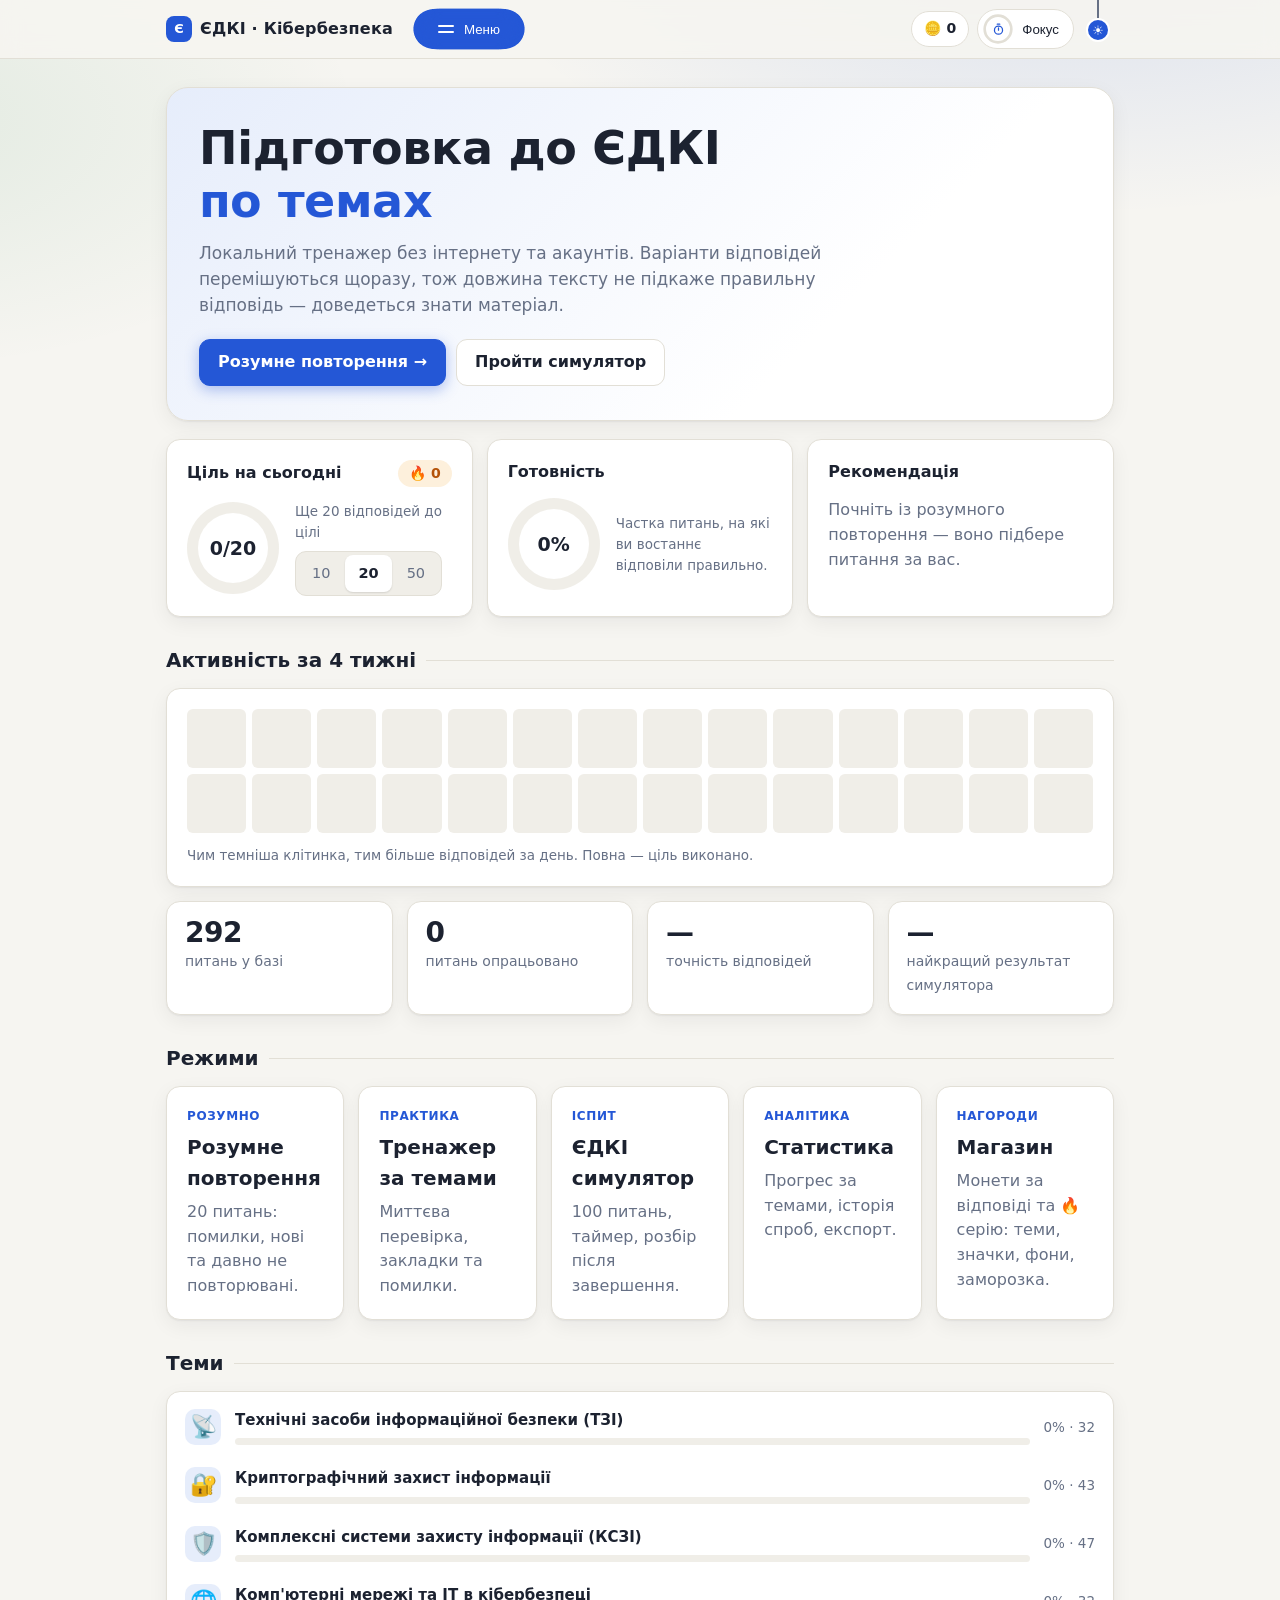
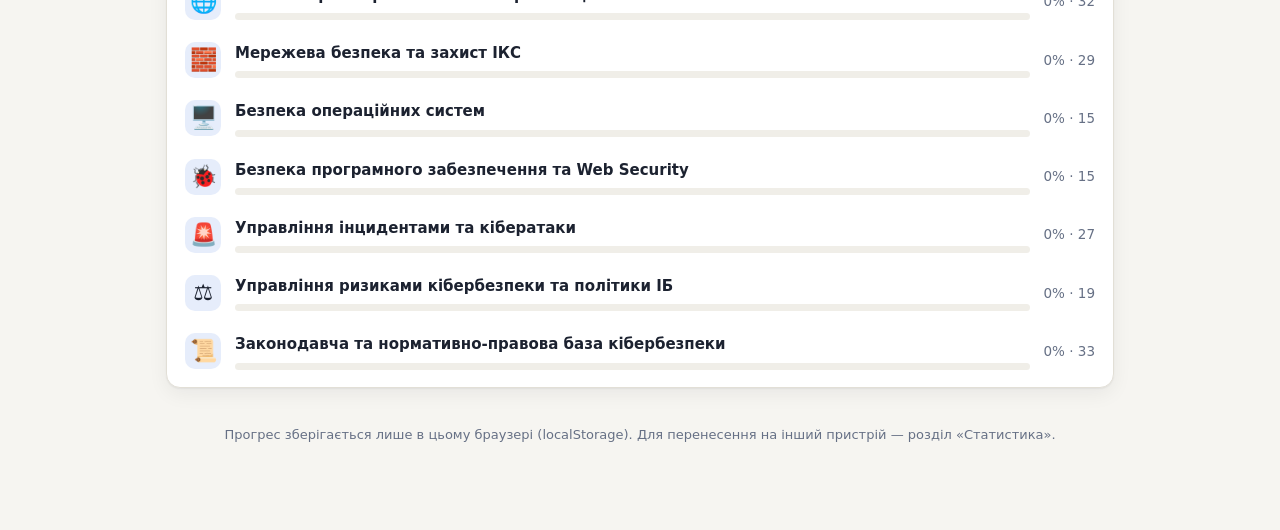
<file: index.html>
<!doctype html>
<html lang="uk">
<head>
<meta charset="utf-8">
<meta name="viewport" content="width=device-width,initial-scale=1">
<title>Головна — ЄДКІ Кібербезпека</title>
<link rel="stylesheet" href="css/style.css">
</head>
<body data-page="home">
<main><div class="wrap" id="app"></div></main>
<script src="js/questions.js"></script>
<script src="js/app.js"></script>
<script src="js/home.js"></script>
</body>
</html>
</file>
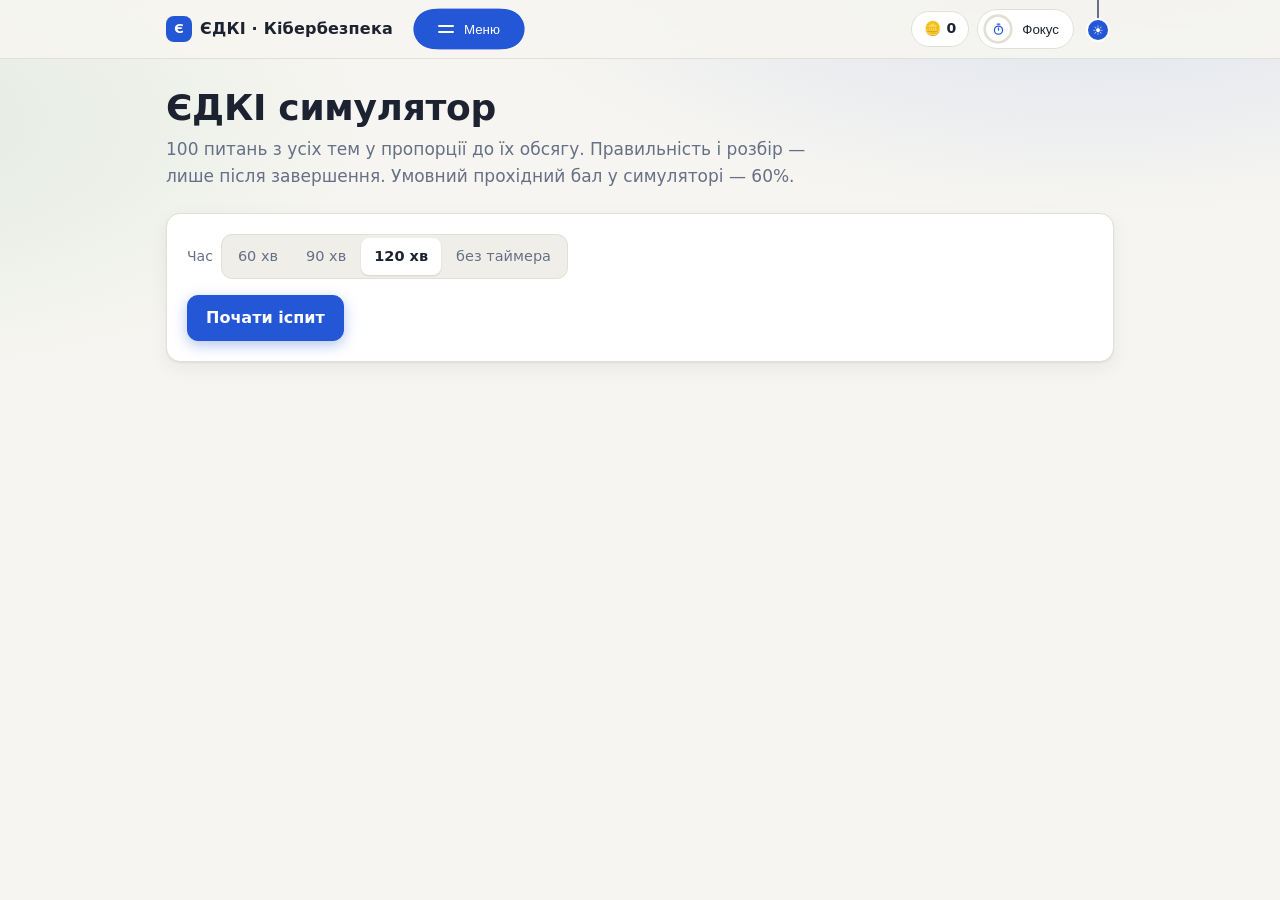
<file: exam.html>
<!doctype html>
<html lang="uk">
<head>
<meta charset="utf-8">
<meta name="viewport" content="width=device-width,initial-scale=1">
<title>ЄДКІ симулятор — ЄДКІ Кібербезпека</title>
<link rel="stylesheet" href="css/style.css">
</head>
<body data-page="exam">
<main><div class="wrap" id="app"></div></main>
<script src="js/questions.js"></script>
<script src="js/app.js"></script>
<script src="js/exam.js"></script>
</body>
</html>
</file>
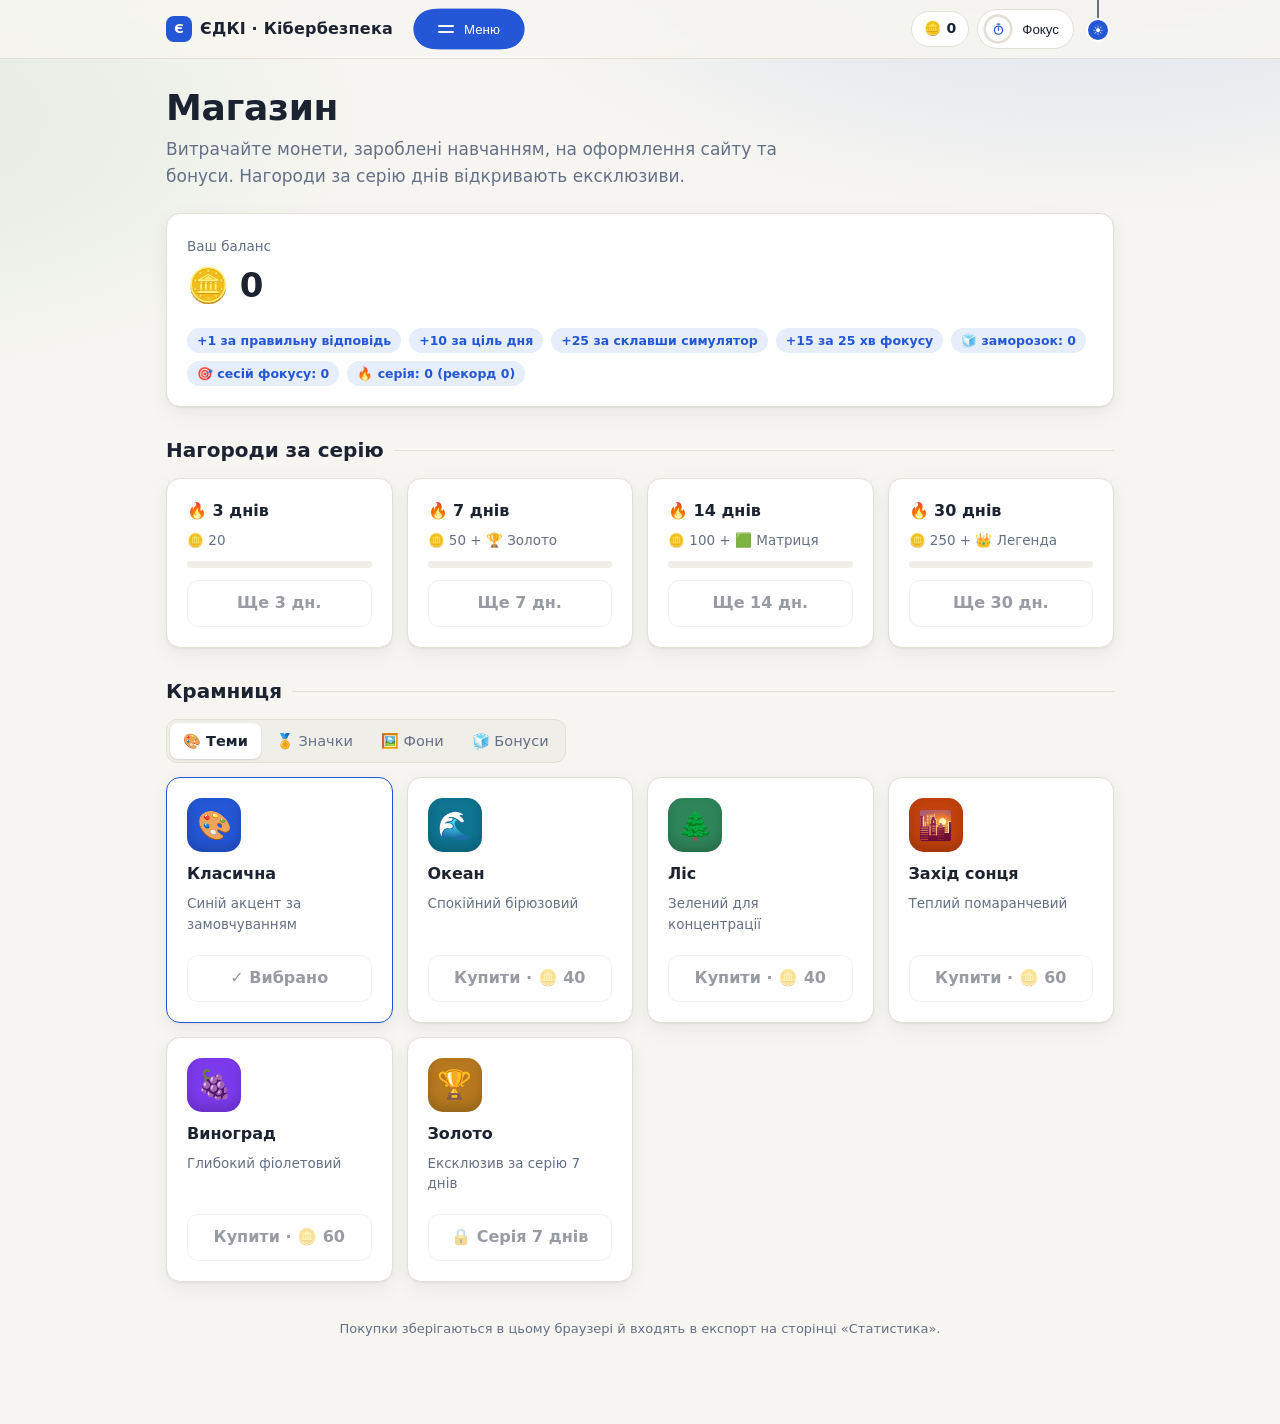
<file: shop.html>
<!doctype html>
<html lang="uk">
<head>
<meta charset="utf-8">
<meta name="viewport" content="width=device-width,initial-scale=1">
<title>Магазин — ЄДКІ Кібербезпека</title>
<link rel="stylesheet" href="css/style.css">
</head>
<body data-page="shop">
<main><div class="wrap" id="app"></div></main>
<script src="js/questions.js"></script>
<script src="js/app.js"></script>
<script src="js/shop.js"></script>
</body>
</html>
</file>
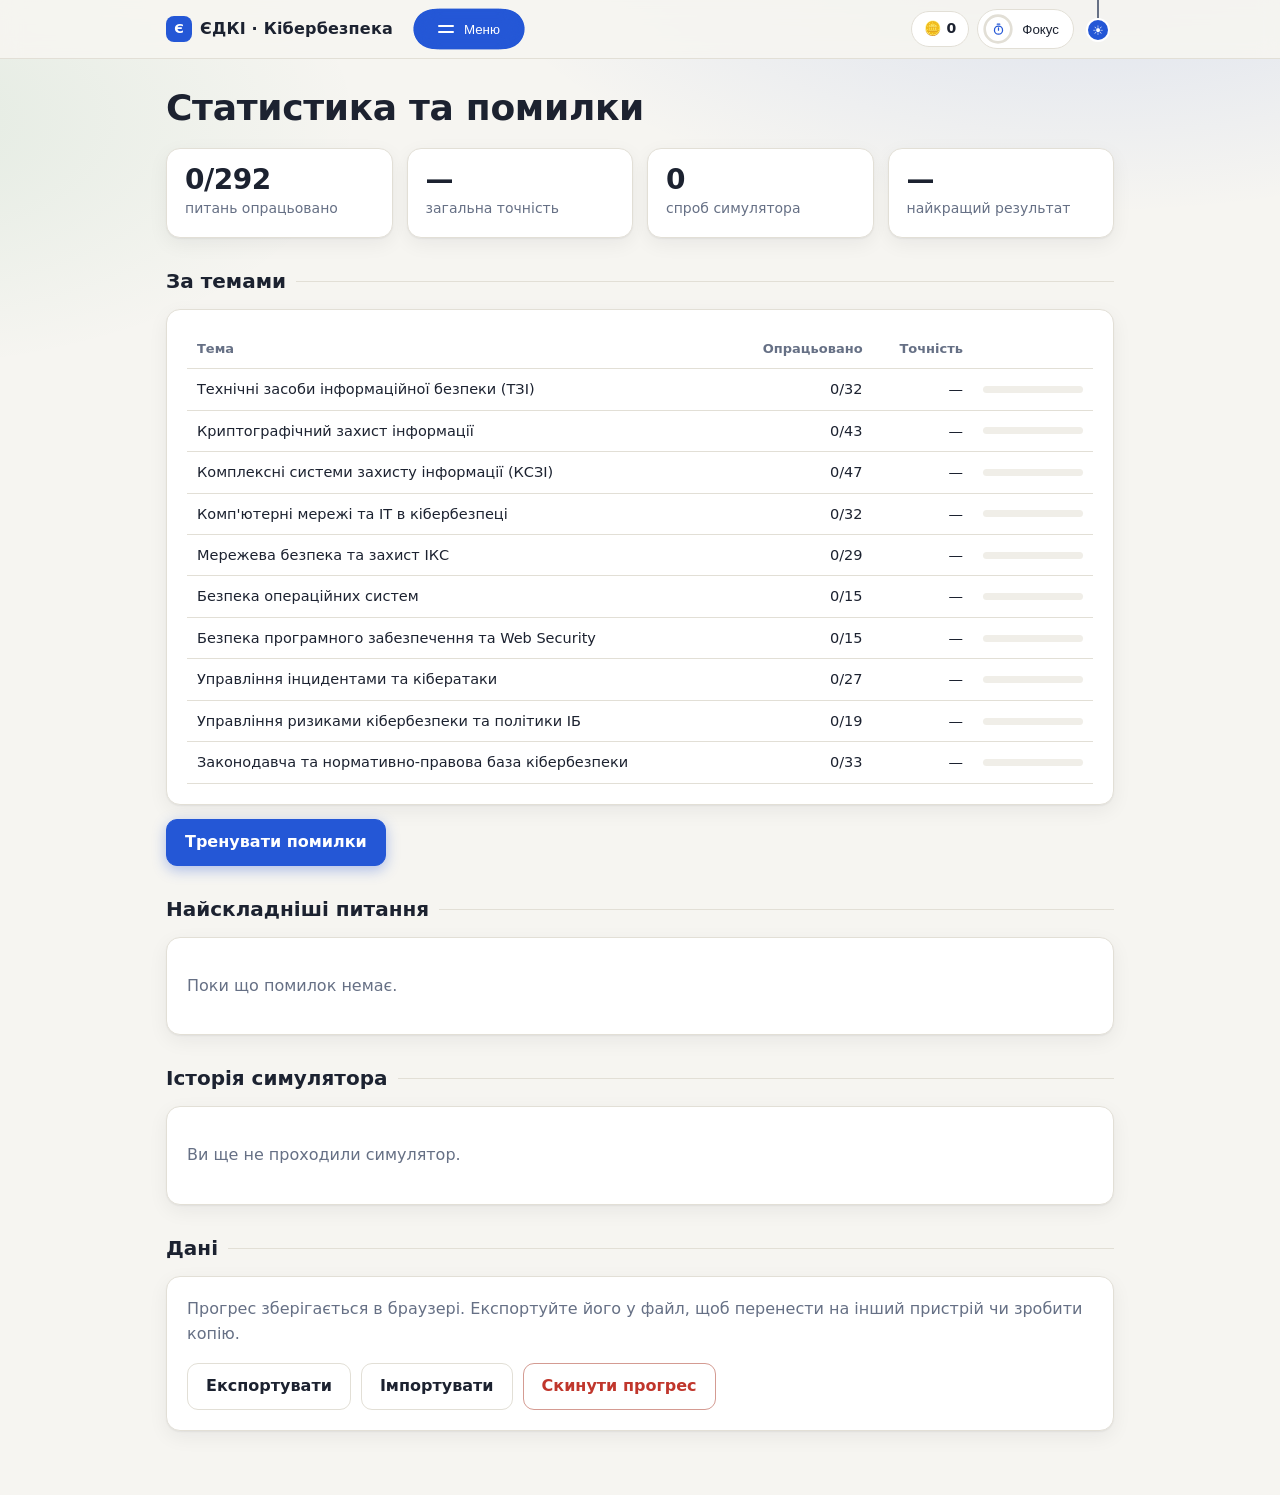
<file: stats.html>
<!doctype html>
<html lang="uk">
<head>
<meta charset="utf-8">
<meta name="viewport" content="width=device-width,initial-scale=1">
<title>Статистика та помилки — ЄДКІ Кібербезпека</title>
<link rel="stylesheet" href="css/style.css">
</head>
<body data-page="stats">
<main><div class="wrap" id="app"></div></main>
<script src="js/questions.js"></script>
<script src="js/app.js"></script>
<script src="js/stats.js"></script>
</body>
</html>
</file>
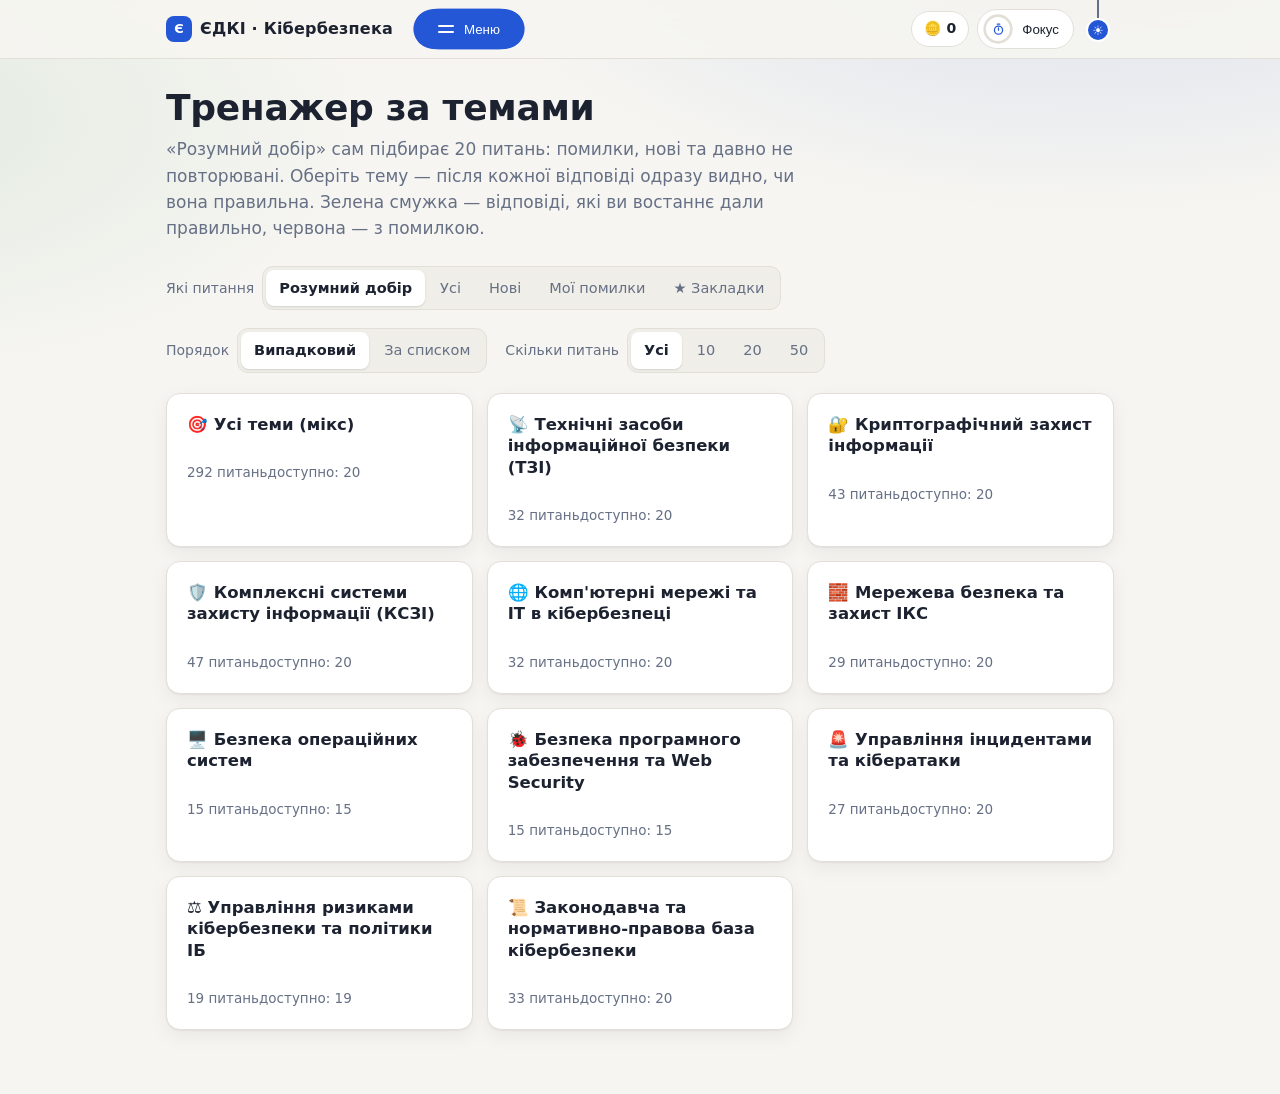
<file: topics.html>
<!doctype html>
<html lang="uk">
<head>
<meta charset="utf-8">
<meta name="viewport" content="width=device-width,initial-scale=1">
<title>Тренажер за темами — ЄДКІ Кібербезпека</title>
<link rel="stylesheet" href="css/style.css">
</head>
<body data-page="topics">
<main><div class="wrap" id="app"></div></main>
<script src="js/questions.js"></script>
<script src="js/app.js"></script>
<script src="js/topics.js"></script>
</body>
</html>
</file>
<file: css/style.css>
:root{
  --bg:#f6f5f1; --surface:#ffffff; --surface-2:#f0eee8; --ink:#1c2230; --muted:#667085;
  --line:#e2dfd6; --accent:#2457d6; --accent-ink:#ffffff; --accent-soft:#e6edfb;
  --ok:#17803d; --ok-soft:#e3f4e8; --bad:#c0362c; --bad-soft:#fbe7e5; --warn:#b45309; --warn-soft:#fdf0dc;
  --shadow:0 1px 2px rgba(20,25,40,.06),0 6px 20px rgba(20,25,40,.06);
  --radius:14px;
}
@media (prefers-color-scheme:dark){
  :root:not([data-theme="light"]){
    --bg:#0f131c; --surface:#171c28; --surface-2:#1d2332; --ink:#e8ebf3; --muted:#98a2b8;
    --line:#2a3142; --accent:#6c93ff; --accent-ink:#0b1020; --accent-soft:#1b2745;
    --ok:#4cc57c; --ok-soft:#14301f; --bad:#ff7d72; --bad-soft:#3a1b19; --warn:#f0a95a; --warn-soft:#352612;
    --shadow:0 1px 2px rgba(0,0,0,.4),0 6px 20px rgba(0,0,0,.35);
  }
}
:root[data-theme="dark"]{
  --bg:#0f131c; --surface:#171c28; --surface-2:#1d2332; --ink:#e8ebf3; --muted:#98a2b8;
  --line:#2a3142; --accent:#6c93ff; --accent-ink:#0b1020; --accent-soft:#1b2745;
  --ok:#4cc57c; --ok-soft:#14301f; --bad:#ff7d72; --bad-soft:#3a1b19; --warn:#f0a95a; --warn-soft:#352612;
  --shadow:0 1px 2px rgba(0,0,0,.4),0 6px 20px rgba(0,0,0,.35);
}
*{box-sizing:border-box}
html{-webkit-text-size-adjust:100%}
body{margin:0;background:var(--bg);color:var(--ink);
  font:16px/1.55 system-ui,-apple-system,"Segoe UI",Roboto,"Helvetica Neue",Arial,sans-serif}
a{color:var(--accent)}
.wrap{max-width:980px;margin:0 auto;padding:0 16px}

/* header */
.site-header{position:sticky;top:0;z-index:20;background:color-mix(in srgb,var(--bg) 88%,transparent);
  backdrop-filter:blur(10px);border-bottom:1px solid var(--line)}
.site-header .wrap{display:flex;align-items:center;gap:8px;min-height:58px;flex-wrap:nowrap}
.brand{font-weight:700;letter-spacing:.2px;color:var(--ink);text-decoration:none;margin-right:12px;display:flex;align-items:center;gap:8px}
.brand i{display:inline-grid;place-items:center;width:26px;height:26px;border-radius:8px;background:var(--accent);color:var(--accent-ink);font-style:normal;font-size:13px}
.nav{display:flex;gap:4px;flex-wrap:wrap;flex:1}
.nav a{color:var(--muted);text-decoration:none;padding:7px 12px;border-radius:9px;font-size:15px}
.nav a:hover{background:var(--surface-2);color:var(--ink)}
.nav a[aria-current="page"]{background:var(--accent-soft);color:var(--accent);font-weight:600}
.icon-btn{border:1px solid var(--line);background:var(--surface);color:var(--ink);border-radius:9px;padding:6px 10px;cursor:pointer;font-size:14px}
.icon-btn:hover{background:var(--surface-2)}

main{padding:28px 0 64px}
h1{font-size:clamp(26px,4vw,36px);line-height:1.15;margin:0 0 8px;letter-spacing:-.3px}
h2{font-size:20px;margin:28px 0 12px}
.lead{color:var(--muted);font-size:17px;margin:0 0 24px;max-width:62ch}
.muted{color:var(--muted)}
.small{font-size:13.5px}

/* cards */
.card{background:var(--surface);border:1px solid var(--line);border-radius:var(--radius);box-shadow:var(--shadow);padding:20px}
.grid{display:grid;gap:14px}
.grid.cols-2{grid-template-columns:repeat(auto-fit,minmax(280px,1fr))}
.grid.cols-3{grid-template-columns:repeat(auto-fit,minmax(220px,1fr))}
.grid.cols-4{grid-template-columns:repeat(auto-fit,minmax(150px,1fr))}
.stat{padding:16px 18px}
.stat b{display:block;font-size:28px;line-height:1.1;letter-spacing:-.5px;font-variant-numeric:tabular-nums}
.stat span{color:var(--muted);font-size:14px}

.mode-card{display:flex;flex-direction:column;gap:6px;text-decoration:none;color:inherit;transition:transform .12s,border-color .12s}
.mode-card:hover{transform:translateY(-2px);border-color:var(--accent)}
.mode-card .tag{font-size:12px;font-weight:700;letter-spacing:.6px;text-transform:uppercase;color:var(--accent)}
.mode-card h3{margin:0;font-size:20px}
.mode-card p{margin:0;color:var(--muted)}

/* buttons */
.btn{appearance:none;border:1px solid var(--line);background:var(--surface);color:var(--ink);padding:10px 18px;border-radius:11px;
  font:inherit;font-weight:600;cursor:pointer;transition:background .12s,border-color .12s}
.btn:hover{background:var(--surface-2)}
.btn.primary{background:var(--accent);border-color:var(--accent);color:var(--accent-ink)}
.btn.primary:hover{filter:brightness(1.08)}
.btn.danger{color:var(--bad);border-color:color-mix(in srgb,var(--bad) 40%,var(--line))}
.btn:disabled{opacity:.45;cursor:not-allowed}
.btn-row{display:flex;gap:10px;flex-wrap:wrap;align-items:center}
:focus-visible{outline:3px solid color-mix(in srgb,var(--accent) 60%,transparent);outline-offset:2px}

/* chips / segmented */
.seg{display:inline-flex;background:var(--surface-2);border:1px solid var(--line);border-radius:11px;padding:3px;gap:2px;flex-wrap:wrap}
.seg button{border:0;background:transparent;color:var(--muted);padding:7px 13px;border-radius:8px;font:inherit;font-size:14.5px;cursor:pointer}
.seg button[aria-pressed="true"]{background:var(--surface);color:var(--ink);font-weight:600;box-shadow:0 1px 2px rgba(0,0,0,.12)}
.opt-row{display:flex;gap:18px;flex-wrap:wrap;align-items:center;margin:0 0 20px}
.opt-row label{font-size:14px;color:var(--muted);margin-right:8px}

/* topic cards */
.topic{display:flex;flex-direction:column;gap:10px;text-align:left;cursor:pointer;font:inherit;color:inherit;width:100%}
.topic:hover{border-color:var(--accent)}
.topic h3{margin:0;font-size:16.5px;line-height:1.3}
.topic .meta{display:flex;justify-content:space-between;color:var(--muted);font-size:13.5px}
.bar{height:7px;border-radius:99px;background:var(--surface-2);overflow:hidden;display:flex}
.bar i{display:block;height:100%}
.bar .g{background:var(--ok)} .bar .r{background:var(--bad)} .bar .a{background:var(--accent)}

/* question */
.qtop{display:flex;justify-content:space-between;align-items:center;gap:12px;margin-bottom:12px;flex-wrap:wrap}
.pill{display:inline-block;font-size:12.5px;padding:3px 10px;border-radius:99px;background:var(--accent-soft);color:var(--accent);font-weight:600}
.qtext{font-size:clamp(18px,2.6vw,21px);line-height:1.45;font-weight:600;margin:6px 0 18px}
.opts{display:grid;gap:10px}
.opt{display:flex;gap:14px;align-items:flex-start;text-align:left;width:100%;font:inherit;color:inherit;cursor:pointer;
  background:var(--surface);border:1.5px solid var(--line);border-radius:12px;padding:13px 15px;transition:border-color .1s,background .1s}
.opt:hover:not(:disabled){border-color:var(--accent);background:var(--accent-soft)}
.opt .ltr{flex:none;display:grid;place-items:center;width:30px;height:30px;border-radius:9px;background:var(--surface-2);font-weight:700;font-size:14px}
.opt .txt{padding-top:3px;overflow-wrap:anywhere}
.opt.sel{border-color:var(--accent);background:var(--accent-soft)}
.opt.sel .ltr{background:var(--accent);color:var(--accent-ink)}
.opt.ok{border-color:var(--ok);background:var(--ok-soft)}
.opt.ok .ltr{background:var(--ok);color:#fff}
.opt.bad{border-color:var(--bad);background:var(--bad-soft)}
.opt.bad .ltr{background:var(--bad);color:#fff}
.opt:disabled{cursor:default}
.opt.dim{opacity:.62}
.feedback{margin-top:16px;padding:12px 15px;border-radius:11px;font-weight:600}
.feedback.ok{background:var(--ok-soft);color:var(--ok)}
.feedback.bad{background:var(--bad-soft);color:var(--bad)}
.progress{height:6px;border-radius:99px;background:var(--surface-2);overflow:hidden;margin-bottom:18px}
.progress i{display:block;height:100%;background:var(--accent);transition:width .25s}
kbd{font:12px ui-monospace,Menlo,Consolas,monospace;border:1px solid var(--line);border-bottom-width:2px;border-radius:5px;padding:1px 5px;background:var(--surface-2)}

/* exam */
.exam-layout{display:grid;grid-template-columns:1fr 250px;gap:16px;align-items:start}
@media (max-width:820px){.exam-layout{grid-template-columns:1fr}}
.timer{font-variant-numeric:tabular-nums;font-weight:700;font-size:18px;padding:5px 12px;border-radius:9px;background:var(--surface-2)}
.timer.low{background:var(--warn-soft);color:var(--warn)}
.navgrid{display:grid;grid-template-columns:repeat(auto-fill,minmax(34px,1fr));gap:6px}
.navgrid button{height:34px;border-radius:8px;border:1px solid var(--line);background:var(--surface);color:var(--ink);cursor:pointer;font:600 13px inherit;font-variant-numeric:tabular-nums}
.navgrid button.done{background:var(--accent-soft);border-color:var(--accent);color:var(--accent)}
.navgrid button.flag{box-shadow:inset 0 -3px 0 var(--warn)}
.navgrid button.cur{background:var(--accent);color:var(--accent-ink);border-color:var(--accent)}
.navgrid button.ok{background:var(--ok-soft);border-color:var(--ok);color:var(--ok)}
.navgrid button.bad{background:var(--bad-soft);border-color:var(--bad);color:var(--bad)}
.legend{display:flex;gap:12px;flex-wrap:wrap;font-size:12.5px;color:var(--muted);margin-top:12px}
.sticky-side{position:sticky;top:76px}

/* result */
.score{display:flex;align-items:center;gap:24px;flex-wrap:wrap}
.ring{--p:0;width:130px;height:130px;border-radius:50%;display:grid;place-items:center;
  background:conic-gradient(var(--ringc,var(--accent)) calc(var(--p)*1%),var(--surface-2) 0)}
.ring span{display:grid;place-items:center;width:100px;height:100px;border-radius:50%;background:var(--surface);font-size:28px;font-weight:700;font-variant-numeric:tabular-nums}
.verdict{display:inline-block;padding:4px 12px;border-radius:99px;font-weight:700;font-size:14px}
.verdict.ok{background:var(--ok-soft);color:var(--ok)} .verdict.bad{background:var(--bad-soft);color:var(--bad)}
table{width:100%;border-collapse:collapse;font-size:14.5px}
th,td{text-align:left;padding:9px 10px;border-bottom:1px solid var(--line);vertical-align:middle}
th{color:var(--muted);font-weight:600;font-size:13px}
td.num,th.num{text-align:right;font-variant-numeric:tabular-nums}
.review-item{padding:16px 0;border-bottom:1px solid var(--line)}
.review-item:last-child{border-bottom:0}
.review-item .q{font-weight:600;margin:6px 0 10px}
.ans{padding:8px 12px;border-radius:9px;margin:4px 0;font-size:15px}
.ans.ok{background:var(--ok-soft);color:var(--ok)} .ans.bad{background:var(--bad-soft);color:var(--bad)} .ans.none{background:var(--surface-2);color:var(--muted)}
.notice{padding:12px 15px;border-radius:11px;background:var(--warn-soft);color:var(--warn);margin-bottom:16px}
.hidden{display:none!important}
.footer{color:var(--muted);font-size:13px;text-align:center;padding:24px 0 8px}
.modal-back{position:fixed;inset:0;background:rgba(10,14,24,.55);display:grid;place-items:center;z-index:50;padding:16px}
.modal{max-width:440px;width:100%}
.modal h3{margin:0 0 8px}

/* ===== шнурок теми ===== */
.cord-slot{position:relative;width:32px;height:58px;flex:none}
.cord{position:absolute;top:0;left:2px;width:28px;height:160px;z-index:30;outline-offset:-2px;pointer-events:none}
.cord-svg{display:block;overflow:visible}
.cord-line{stroke:var(--muted);stroke-width:2;stroke-linecap:round}
.cord-grip{pointer-events:auto;cursor:grab;touch-action:none}
.cord-grip:active{cursor:grabbing}
.cord-knob{fill:var(--accent);stroke:var(--surface);stroke-width:2}
.cord-icon{fill:var(--accent-ink);font-size:13px;user-select:none;pointer-events:none}
.cord:focus-visible .cord-knob{stroke:var(--ink)}

/* ===== goo-меню ===== */
.goo{position:relative;width:112px;height:40px;flex:none;margin-right:8px}
.goo-blobs{position:absolute;left:-24px;top:-24px;width:264px;height:320px;filter:url(#goo);pointer-events:none}
.blob{position:absolute;left:0;top:0;height:40px;border-radius:20px;background:var(--accent);will-change:transform,width}
.goo-trigger{position:absolute;inset:0;display:flex;align-items:center;justify-content:center;gap:10px;border:0;background:transparent;
  color:var(--accent-ink);font:600 15px/1 inherit;border-radius:20px;cursor:pointer}
.burger{position:relative;width:16px;height:12px}
.burger i{position:absolute;left:0;width:16px;height:2px;border-radius:2px;background:currentColor;transition:transform .35s cubic-bezier(.3,1.5,.5,1),top .35s}
.burger i:first-child{top:2px} .burger i:last-child{top:8px}
.goo.open .burger i:first-child{top:5px;transform:rotate(45deg)}
.goo.open .burger i:last-child{top:5px;transform:rotate(-45deg)}
.goo-links{position:absolute;left:-24px;top:-24px;width:264px;height:320px;pointer-events:none}
.goo-links a{position:absolute;left:0;top:0;height:40px;display:flex;align-items:center;justify-content:center;border-radius:20px;
  color:var(--accent-ink);text-decoration:none;font-weight:600;font-size:15px;white-space:nowrap;opacity:0;pointer-events:none}
.goo.open .goo-links a{pointer-events:auto}
.goo-links a:hover{text-decoration:underline;text-underline-offset:4px}
.goo-links a[aria-current="page"]::before{content:"";width:7px;height:7px;border-radius:50%;background:currentColor;margin-right:9px}
.goo-links a:focus-visible,.goo-trigger:focus-visible{outline:3px solid var(--ink);outline-offset:2px}
@media (max-width:520px){.brand span{display:none}}

/* ===== динамічний текст ===== */
.dyn{display:inline-block;color:var(--accent);white-space:nowrap;vertical-align:bottom;transition:width .55s cubic-bezier(.3,1.35,.5,1)}
.dyn .ch{display:inline-block;will-change:transform,opacity}
@media (prefers-reduced-motion:reduce){.dyn{transition:none}}

/* ===== кнопка копіювання ===== */
.copy-btn{display:inline-flex;align-items:center;gap:9px;transition:background .2s,border-color .2s,color .2s}
.copy-ic{flex:none;fill:none;stroke:currentColor;stroke-width:2;stroke-linecap:round;stroke-linejoin:round}
.copy-ic .ic-check{stroke-dasharray:1;stroke-dashoffset:1;transition:stroke-dashoffset .35s ease .08s}
.copy-ic .ic-clip{transition:opacity .15s}
.copy-btn.done{background:var(--ok-soft);border-color:var(--ok);color:var(--ok)}
.copy-btn.done .ic-check{stroke-dashoffset:0}
.copy-btn.done .ic-clip{opacity:0}
.copy-btn.fail{background:var(--bad-soft);border-color:var(--bad);color:var(--bad)}

/* ===== загальна полірування дизайну ===== */
body{background:
  radial-gradient(900px 420px at 85% -80px,color-mix(in srgb,var(--accent) 14%,transparent),transparent 70%),
  radial-gradient(700px 360px at -10% 120px,color-mix(in srgb,var(--ok) 9%,transparent),transparent 70%),var(--bg);
  background-attachment:fixed}
@keyframes rise{from{opacity:0;transform:translateY(12px)}to{opacity:1;transform:none}}
#app>*{animation:rise .5s cubic-bezier(.2,.8,.3,1) both}
#app>*:nth-child(2){animation-delay:.05s}#app>*:nth-child(3){animation-delay:.1s}#app>*:nth-child(4){animation-delay:.15s}
#app>*:nth-child(n+5){animation-delay:.2s}
@media (prefers-reduced-motion:reduce){#app>*{animation:none}}
.card{transition:box-shadow .2s,border-color .2s}
.btn{transition:background .12s,border-color .12s,transform .1s,box-shadow .12s}
.btn:active{transform:scale(.97)}
.btn.primary{box-shadow:0 4px 14px color-mix(in srgb,var(--accent) 35%,transparent)}
.opt{transition:border-color .12s,background .12s,transform .1s}
.opt:active:not(:disabled){transform:scale(.995)}
h2{display:flex;align-items:center;gap:10px}
h2::after{content:"";flex:1;height:1px;background:var(--line)}

/* hero */
.hero{padding:34px 32px;border-radius:22px;border:1px solid var(--line);margin-bottom:18px;
  background:linear-gradient(135deg,var(--accent-soft),var(--surface) 70%);box-shadow:var(--shadow)}
.hero h1{font-size:clamp(30px,5vw,46px);margin-bottom:12px}
.hero .lead{margin-bottom:20px}
@media (max-width:520px){.hero{padding:24px 18px}}

/* панель */
.dash-card{display:flex;flex-direction:column;gap:14px}
.dash-head{display:flex;justify-content:space-between;align-items:center}
.dash-body{display:flex;gap:16px;align-items:center}
.ring.sm{width:92px;height:92px;flex:none}
.ring.sm span{width:70px;height:70px;font-size:19px}
.streak{font-weight:700;padding:3px 11px;border-radius:99px;background:var(--warn-soft);color:var(--warn);font-size:14px}

/* календар */
.heat{display:grid;grid-template-columns:repeat(14,1fr);gap:6px}
.hm{display:block;aspect-ratio:1;border-radius:6px;background:var(--surface-2)}
.hm.l1{background:color-mix(in srgb,var(--accent) 30%,var(--surface-2))}
.hm.l2{background:color-mix(in srgb,var(--accent) 60%,var(--surface-2))}
.hm.l3{background:var(--accent)}

/* список тем */
.tlist{padding:6px 8px}
.trow{display:flex;align-items:center;gap:14px;padding:11px 10px;border-radius:11px;text-decoration:none;color:inherit;transition:background .12s}
.trow:hover{background:var(--surface-2)}
.trow .ti{font-size:22px;width:36px;height:36px;display:grid;place-items:center;border-radius:10px;background:var(--accent-soft);flex:none}
.trow .tn{flex:1;display:flex;flex-direction:column;gap:6px;min-width:0}
.trow .tn b{font-size:15px;font-weight:600}
.trow .tp{white-space:nowrap}

/* закладки */
.mark-btn[aria-pressed="true"]{border-color:var(--warn);color:var(--warn);background:var(--warn-soft)}
.mark-btn .star{display:inline-block;margin-right:6px;font-size:16px;line-height:1}

/* конфеті */
.confetti{position:fixed;inset:0;pointer-events:none;z-index:60;overflow:hidden}
.confetti i{position:absolute;top:-16px;width:8px;height:14px;border-radius:2px;animation:fall linear forwards}
@keyframes fall{to{transform:translate(var(--dx),110vh) rotate(var(--r))}}

/* ===== кольорові теми з магазину ===== */
:root[data-accent]{--accent:var(--a);--accent-ink:#fff;--accent-soft:color-mix(in srgb,var(--a) 13%,var(--surface))}
:root[data-accent][data-theme="dark"]{--accent:color-mix(in srgb,var(--a) 62%,#fff);--accent-ink:#0b1020}
@media (prefers-color-scheme:dark){:root[data-accent]:not([data-theme="light"]){--accent:color-mix(in srgb,var(--a) 62%,#fff);--accent-ink:#0b1020}}

/* ===== шапка: монети, значок, таймер фокусу ===== */
.goo-blobs,.goo-links{height:380px}
.coin-chip{position:relative;display:inline-flex;align-items:center;gap:6px;padding:6px 12px;border-radius:99px;border:1px solid var(--line);
  background:var(--surface);color:var(--ink);text-decoration:none;font-weight:700;font-size:14px;font-variant-numeric:tabular-nums}
.coin-chip:hover{background:var(--surface-2)}
.coin-chip .plus{position:absolute;right:6px;top:-6px;color:var(--ok);font-weight:800;animation:plus 1.1s ease-out forwards;pointer-events:none}
@keyframes plus{from{opacity:1;transform:translateY(8px)}to{opacity:0;transform:translateY(-16px)}}
.hbadge{font-size:20px;line-height:1;cursor:default}
  background:repeating-radial-gradient(circle,#1b2030 0 2px,#262c40 2px 4px);box-shadow:0 1px 3px rgba(0,0,0,.35)}
  transition:opacity .25s,transform .35s cubic-bezier(.3,1.5,.5,1)}
@media (max-width:620px){.coin-chip{padding:5px 9px}.focus-btn:not(.on) .fl{display:none}.focus-btn:not(.on){padding-right:4px}}

/* ===== тост ===== */
.toast{position:fixed;left:50%;bottom:26px;transform:translateX(-50%);z-index:70;background:var(--ink);color:var(--bg);
  padding:11px 18px;border-radius:12px;font-weight:600;box-shadow:var(--shadow);animation:toast .4s cubic-bezier(.3,1.4,.5,1) both}
.toast.out{opacity:0;transition:opacity .4s}
@keyframes toast{from{opacity:0;transform:translate(-50%,16px)}}

/* ===== магазин ===== */
.wallet{display:flex;justify-content:space-between;align-items:center;gap:16px;flex-wrap:wrap}
.wallet .big{display:block;font-size:34px;letter-spacing:-.5px;font-variant-numeric:tabular-nums}
.rules{display:flex;gap:8px;flex-wrap:wrap}
.item{display:flex;flex-direction:column;gap:6px;align-items:flex-start}
.item.on{border-color:var(--accent)}
.item .grow{flex:1}
.item .btn{width:100%;margin-top:8px}
.pv{display:grid;place-items:center;width:54px;height:54px;border-radius:15px;background:var(--accent-soft);font-size:28px;margin-bottom:4px}
.pv.sw{color:#fff;box-shadow:inset 0 -6px 12px rgba(0,0,0,.18)}
.ms.ready{border-color:var(--accent);box-shadow:0 0 0 3px var(--accent-soft),var(--shadow)}
.ms.done{opacity:.7}
.bar .a{background:var(--accent)}

/* ===== таймер фокусу ===== */
.focus-btn{display:inline-flex;align-items:center;gap:8px;height:40px;padding:0 14px 0 4px;border-radius:99px;border:1px solid var(--line);background:var(--surface);
  color:var(--ink);font:600 14px/1 inherit;cursor:pointer;font-variant-numeric:tabular-nums;transition:background .15s,border-color .15s}
.focus-btn:hover{background:var(--surface-2)}
.focus-btn.on{border-color:var(--accent);background:var(--accent-soft)}
.focus-btn .fr{position:relative;width:32px;height:32px;display:grid;place-items:center}
.fr-svg{position:absolute;inset:0;width:100%;height:100%;transform:rotate(-90deg)}
.fr-track{fill:none;stroke:var(--line);stroke-width:3}
.fr-ring{fill:none;stroke:var(--accent);stroke-width:3;stroke-linecap:round;transition:stroke-dashoffset 1s linear}
.focus-btn .fi{width:15px;height:15px;color:var(--accent)}

/* ===== фони з магазину ===== */
html[data-bg="grid"] body{background:linear-gradient(color-mix(in srgb,var(--line) 80%,transparent) 1px,transparent 1px) 0 0/34px 34px,linear-gradient(90deg,color-mix(in srgb,var(--line) 80%,transparent) 1px,transparent 1px) 0 0/34px 34px,radial-gradient(900px 420px at 85% -80px,color-mix(in srgb,var(--accent) 14%,transparent),transparent 70%),var(--bg);background-attachment:fixed}
html[data-bg="dots"] body{background:radial-gradient(color-mix(in srgb,var(--muted) 38%,transparent) 1.4px,transparent 1.7px) 0 0/22px 22px,radial-gradient(900px 420px at 85% -80px,color-mix(in srgb,var(--accent) 14%,transparent),transparent 70%),var(--bg);background-attachment:fixed}
html[data-bg="aurora"] body{background:radial-gradient(700px 480px at 12% 8%,color-mix(in srgb,var(--accent) 30%,transparent),transparent 70%),radial-gradient(640px 460px at 88% 22%,color-mix(in srgb,#10b981 24%,transparent),transparent 70%),radial-gradient(760px 520px at 55% 105%,color-mix(in srgb,#a855f7 24%,transparent),transparent 70%),var(--bg);background-attachment:fixed}
html[data-bg="matrix"] body{background:repeating-linear-gradient(0deg,color-mix(in srgb,#22c55e 10%,transparent) 0 1px,transparent 1px 4px),radial-gradient(800px 500px at 50% 0,color-mix(in srgb,#22c55e 15%,transparent),transparent 70%),var(--bg);background-attachment:fixed}
.pv.bgp{background-color:var(--surface-2);border:1px solid var(--line)}
.pv.bgp[data-bg="grid"]{background:linear-gradient(var(--line) 1px,transparent 1px) 0 0/9px 9px,linear-gradient(90deg,var(--line) 1px,transparent 1px) 0 0/9px 9px,var(--surface-2)}
.pv.bgp[data-bg="dots"]{background:radial-gradient(var(--muted) 1px,transparent 1.3px) 0 0/8px 8px,var(--surface-2)}
.pv.bgp[data-bg="aurora"]{background:radial-gradient(circle at 20% 20%,color-mix(in srgb,var(--accent) 55%,transparent),transparent 60%),radial-gradient(circle at 80% 70%,#a855f7aa,transparent 60%),var(--surface-2)}
.pv.bgp[data-bg="matrix"]{background:repeating-linear-gradient(0deg,#22c55e55 0 1px,transparent 1px 4px),var(--surface-2)}

@media (max-width:620px){
  .site-header .wrap{gap:4px}
  .goo{margin-right:0}
  .focus-btn.on .fl{font-size:12px}
  .brand{margin-right:2px}
  .focus-btn{height:36px;padding:0 10px 0 3px;gap:5px;font-size:13px}
  .focus-btn .fr{width:28px;height:28px}
  .coin-chip{height:36px}
  .hbadge{display:none}
}
@media (max-width:620px){.cord-slot{width:26px}}
@media (max-width:380px){.coin-chip{padding:4px 7px;font-size:13px}}
</file>
